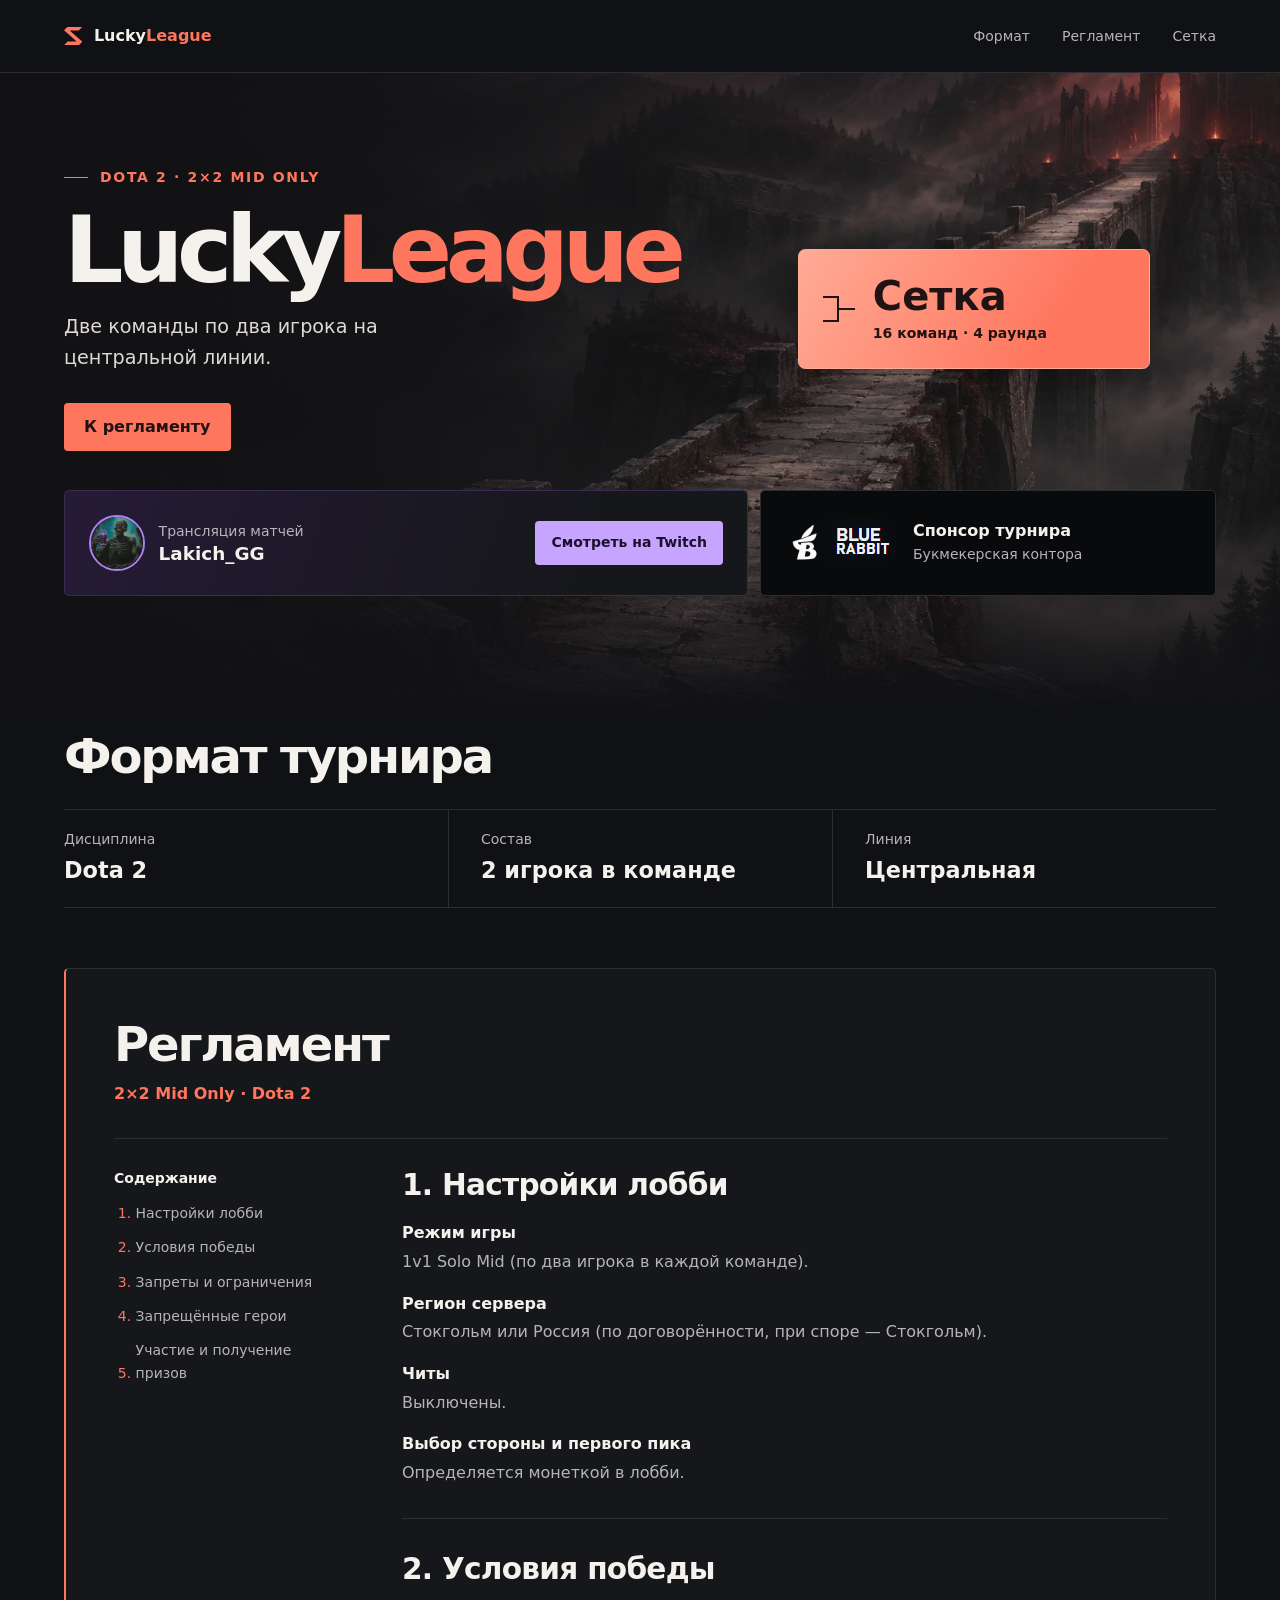
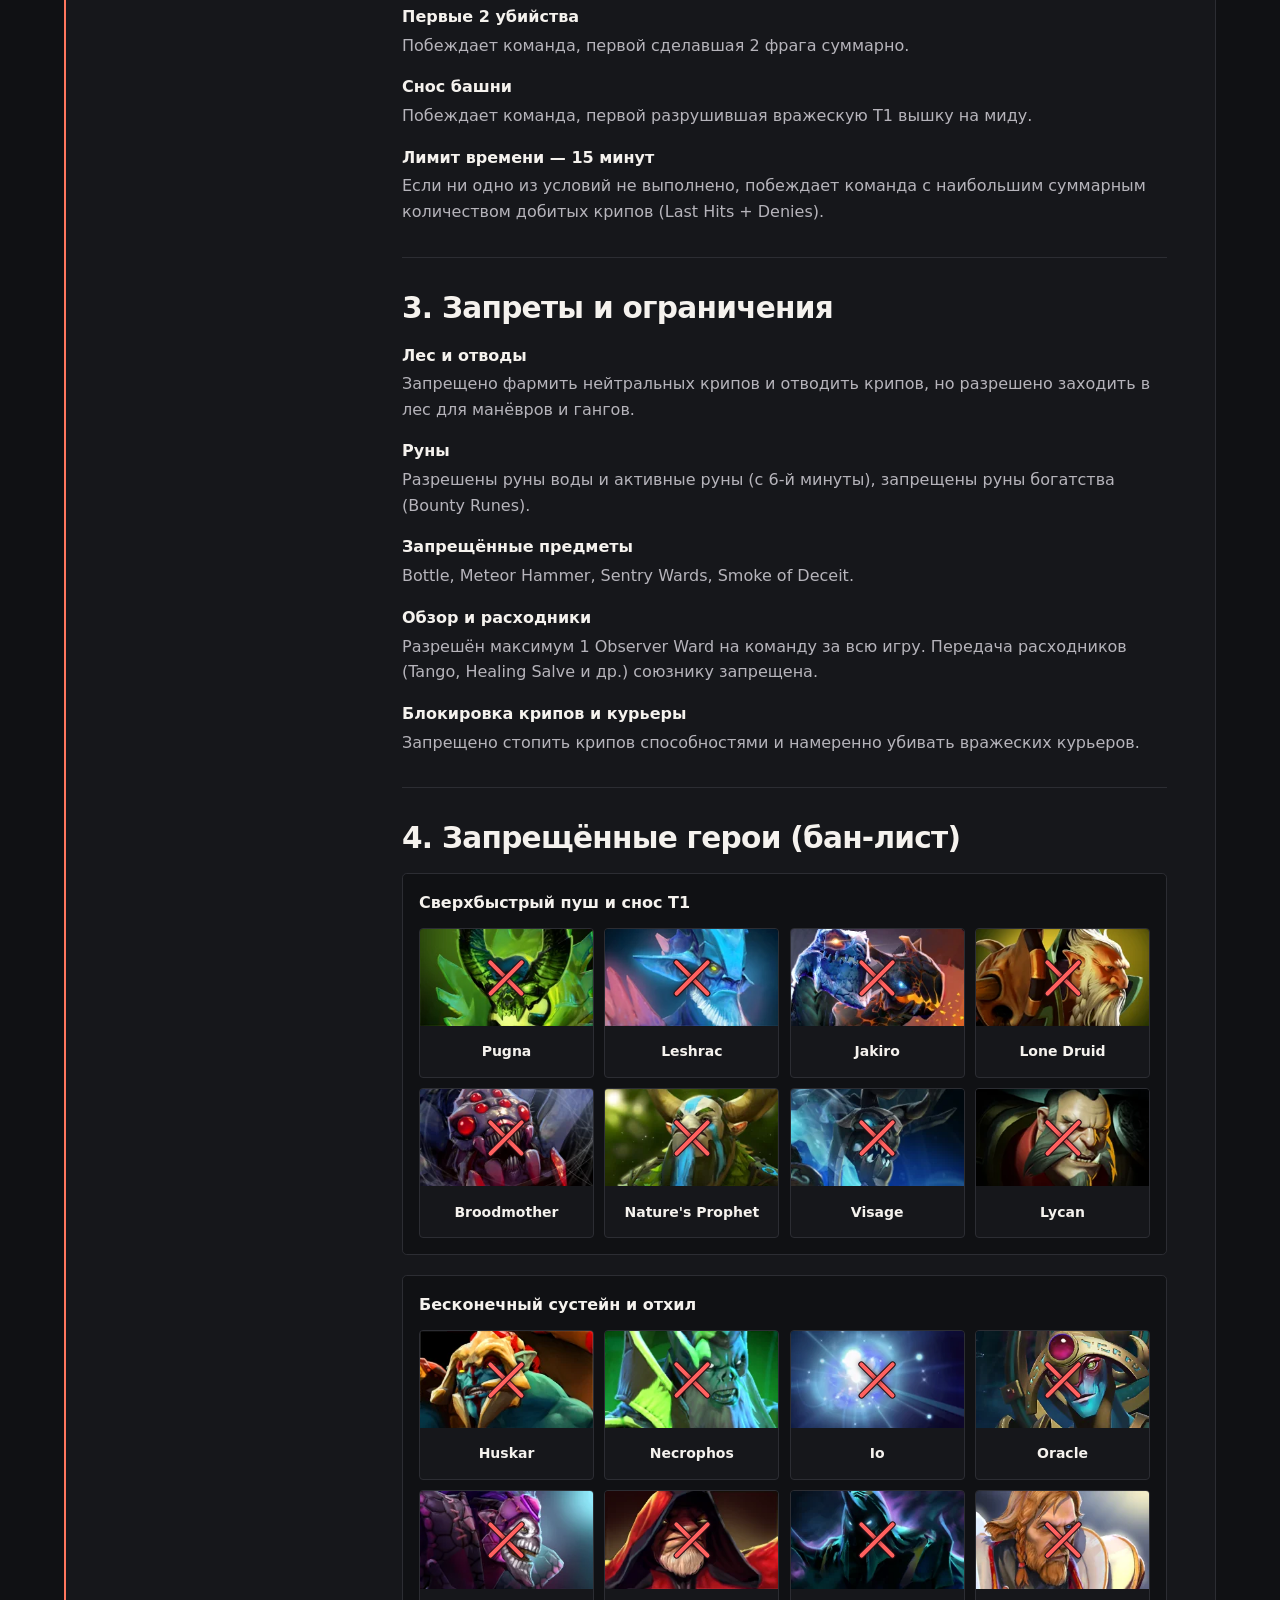
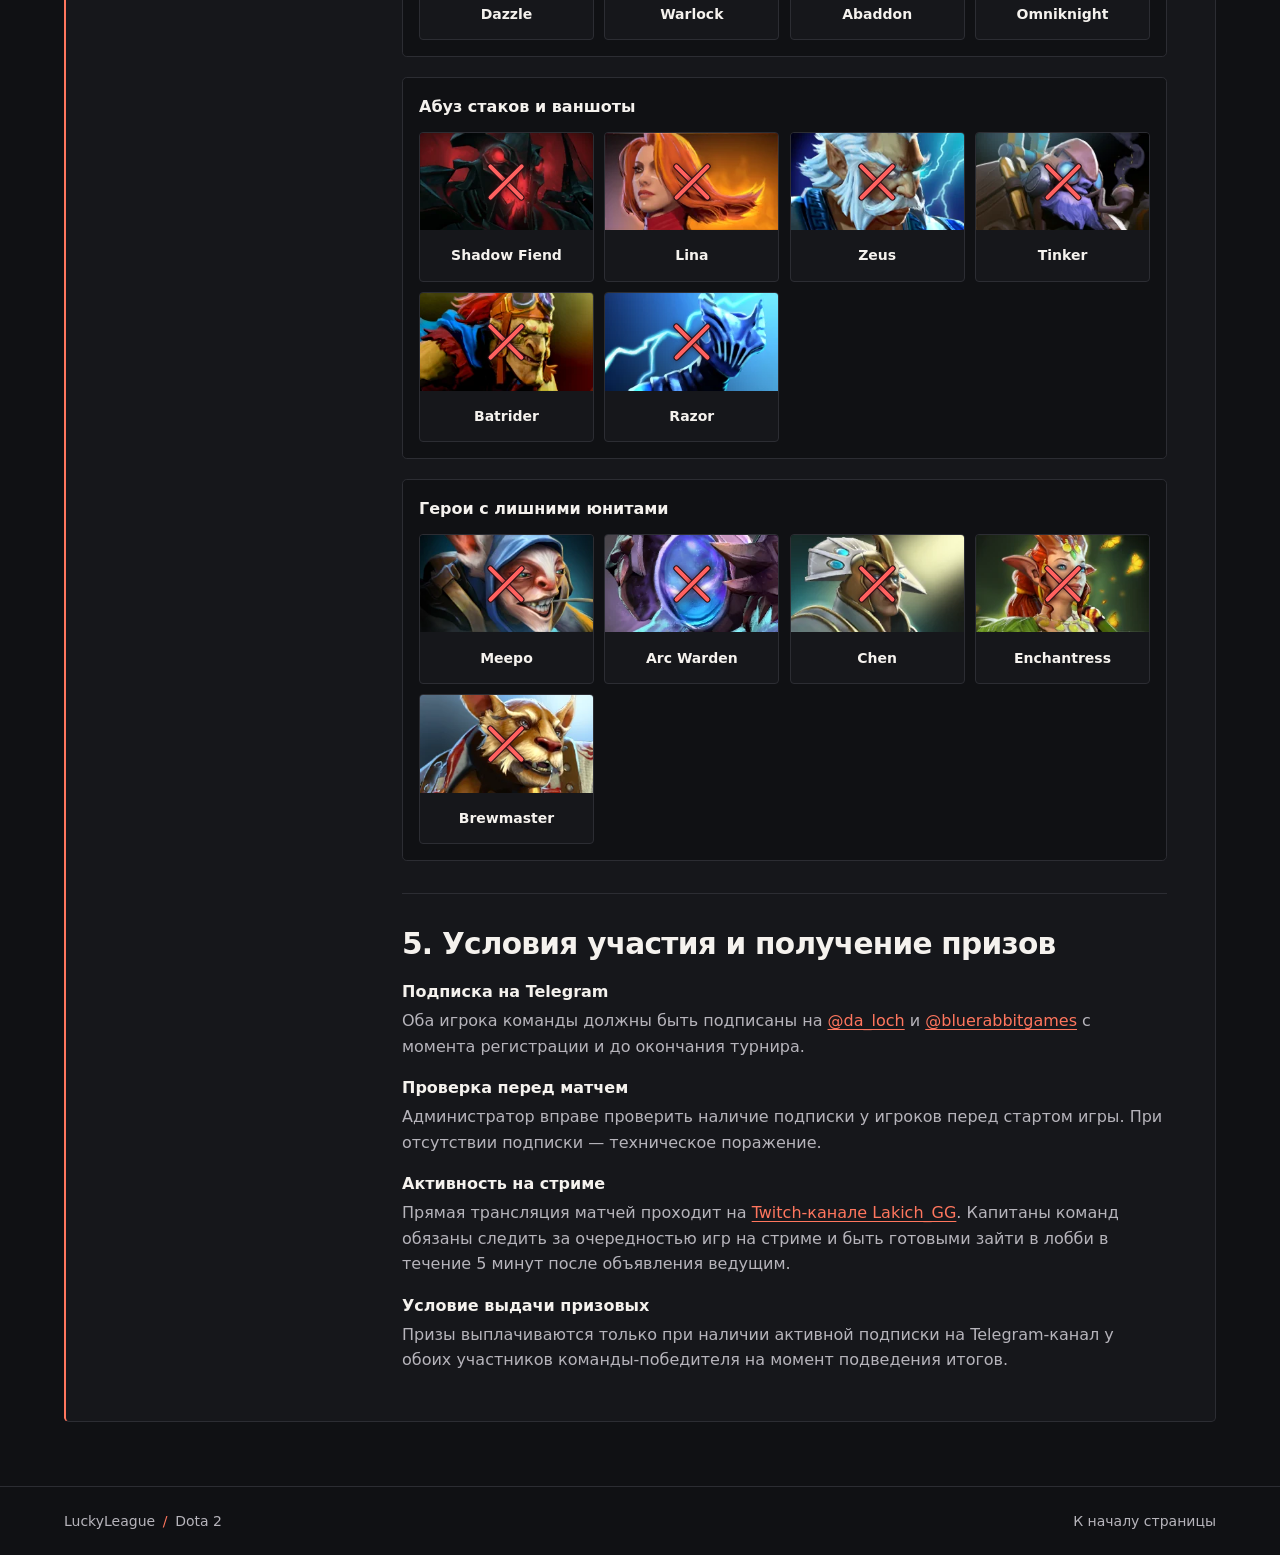
<file: index.html>
<!doctype html>
<html lang="ru">
<head>
  <meta charset="utf-8">
  <meta name="viewport" content="width=device-width, initial-scale=1">
  <meta name="description" content="LuckyLeague — турнир по Dota 2 в формате 2×2 Mid Only. Сетка, полный регламент и трансляция на Twitch-канале Lakich_GG.">
  <meta property="og:title" content="LuckyLeague — турнир Dota 2 2×2 Mid Only">
  <meta property="og:description" content="Турнирная сетка, регламент и трансляция LuckyLeague на Twitch-канале Lakich_GG.">
  <meta property="og:type" content="website">
  <meta name="theme-color" content="#101114">
  <title>LuckyLeague — турнир Dota 2 2×2 Mid Only</title>
  <link rel="icon" href="./assets/mark.png" type="image/png">
  <link rel="stylesheet" href="./styles.css?v=hero-partners">
</head>
<body id="top">
  <a class="skip-link" href="#content">К содержанию</a>
  <header class="header">
    <div class="container header-inner">
      <a class="wordmark" href="#top" aria-label="LuckyLeague, начало страницы">
        <span class="mark" aria-hidden="true"></span><span>Lucky<span class="accent">League</span></span>
      </a>
      <nav aria-label="Навигация по сайту">
        <a href="#format">Формат</a>
        <a href="#rules">Регламент</a>
        <a href="./bracket.html">Сетка</a>
      </nav>
    </div>
  </header>

  <main id="content" tabindex="-1">
    <section class="hero" aria-labelledby="hero-title">
      <div class="container hero-inner">
        <div class="hero-copy">
          <p class="eyebrow hero-label">Dota 2 · 2×2 Mid Only</p>
          <h1 id="hero-title">Lucky<span>League</span></h1>
          <p class="hero-description">Две команды по два игрока на центральной линии.</p>
          <a class="button" href="#rules">К регламенту</a>
        </div>
        <a class="hero-bracket" href="./bracket.html">
          <span class="hero-bracket-icon" aria-hidden="true"></span>
          <span><strong>Сетка</strong><small>16 команд · 4 раунда</small></span>
        </a>
        <div class="event-details">
          <section class="event-card broadcast-card" aria-labelledby="broadcast-title">
            <div class="stream-channel">
              <img class="stream-avatar" src="./assets/lakich-gg.webp" width="56" height="56" alt="">
              <div>
                <p>Трансляция матчей</p>
                <h2 id="broadcast-title">Lakich_GG</h2>
              </div>
            </div>
            <a class="stream-link" href="https://www.twitch.tv/Lakich_GG" target="_blank" rel="noopener">Смотреть на Twitch</a>
          </section>
          <a class="event-card sponsor-card" href="https://www.bluerabbit.games/" target="_blank" rel="noopener">
            <img class="sponsor-logo" src="./assets/bluerabbit.png" width="112" height="54" alt="BlueRabbit">
            <div>
              <h2>Спонсор турнира</h2>
              <p>Букмекерская контора</p>
            </div>
          </a>
        </div>
      </div>
    </section>

    <section class="format container" id="format" aria-labelledby="format-title">
      <h2 id="format-title">Формат турнира</h2>
      <dl class="facts">
        <div>
          <dt>Дисциплина</dt>
          <dd>Dota 2</dd>
        </div>
        <div>
          <dt>Состав</dt>
          <dd>2 игрока в команде</dd>
        </div>
        <div>
          <dt>Линия</dt>
          <dd>Центральная</dd>
        </div>
      </dl>
    </section>

    <section class="rules container" id="rules" aria-labelledby="rules-title">
      <div class="rules-panel">
        <h2 id="rules-title">Регламент</h2>
        <p class="rules-subtitle">2×2 Mid Only · Dota 2</p>

        <div class="rules-layout">
          <nav class="rules-nav" aria-labelledby="rules-nav-title">
            <p id="rules-nav-title">Содержание</p>
            <ol>
              <li><a href="#lobby">Настройки лобби</a></li>
              <li><a href="#victory">Условия победы</a></li>
              <li><a href="#restrictions">Запреты и ограничения</a></li>
              <li><a href="#banned-heroes">Запрещённые герои</a></li>
              <li><a href="#participation">Участие и получение призов</a></li>
            </ol>
          </nav>

          <div class="rules-content">
            <section class="rule-section" id="lobby" tabindex="-1" aria-labelledby="lobby-title">
              <h3 id="lobby-title">1. Настройки лобби</h3>
              <dl class="rule-list">
                <div>
                  <dt>Режим игры</dt>
                  <dd>1v1 Solo Mid (по два игрока в каждой команде).</dd>
                </div>
                <div>
                  <dt>Регион сервера</dt>
                  <dd>Стокгольм или Россия (по договорённости, при споре — Стокгольм).</dd>
                </div>
                <div>
                  <dt>Читы</dt>
                  <dd>Выключены.</dd>
                </div>
                <div>
                  <dt>Выбор стороны и первого пика</dt>
                  <dd>Определяется монеткой в лобби.</dd>
                </div>
              </dl>
            </section>

            <section class="rule-section" id="victory" tabindex="-1" aria-labelledby="victory-title">
              <h3 id="victory-title">2. Условия победы</h3>
              <dl class="rule-list">
                <div>
                  <dt>Первые 2 убийства</dt>
                  <dd>Побеждает команда, первой сделавшая 2 фрага суммарно.</dd>
                </div>
                <div>
                  <dt>Снос башни</dt>
                  <dd>Побеждает команда, первой разрушившая вражескую Т1 вышку на миду.</dd>
                </div>
                <div>
                  <dt>Лимит времени — 15 минут</dt>
                  <dd>Если ни одно из условий не выполнено, побеждает команда с наибольшим суммарным количеством добитых крипов (Last Hits + Denies).</dd>
                </div>
              </dl>
            </section>

            <section class="rule-section" id="restrictions" tabindex="-1" aria-labelledby="restrictions-title">
              <h3 id="restrictions-title">3. Запреты и ограничения</h3>
              <dl class="rule-list">
                <div>
                  <dt>Лес и отводы</dt>
                  <dd>Запрещено фармить нейтральных крипов и отводить крипов, но разрешено заходить в лес для манёвров и гангов.</dd>
                </div>
                <div>
                  <dt>Руны</dt>
                  <dd>Разрешены руны воды и активные руны (с 6-й минуты), запрещены руны богатства (Bounty Runes).</dd>
                </div>
                <div>
                  <dt>Запрещённые предметы</dt>
                  <dd>Bottle, Meteor Hammer, Sentry Wards, Smoke of Deceit.</dd>
                </div>
                <div>
                  <dt>Обзор и расходники</dt>
                  <dd>Разрешён максимум 1 Observer Ward на команду за всю игру. Передача расходников (Tango, Healing Salve и др.) союзнику запрещена.</dd>
                </div>
                <div>
                  <dt>Блокировка крипов и курьеры</dt>
                  <dd>Запрещено стопить крипов способностями и намеренно убивать вражеских курьеров.</dd>
                </div>
              </dl>
            </section>

            <section class="rule-section" id="banned-heroes" tabindex="-1" aria-labelledby="banned-heroes-title">
              <h3 id="banned-heroes-title">4. Запрещённые герои (бан-лист)</h3>
              <dl class="rule-list hero-bans">
                <div class="ban-group">
                  <dt>Сверхбыстрый пуш и снос Т1</dt>
                  <dd>
                    <ul class="ban-roster">
                      <li class="banned-hero">
                        <div class="hero-portrait">
                          <img src="./assets/heroes/pugna.webp" width="256" height="144" alt="" loading="lazy" decoding="async">
                          <span class="ban-mark" aria-hidden="true"></span>
                        </div>
                        <span class="hero-name">Pugna</span>
                      </li>
                      <li class="banned-hero">
                        <div class="hero-portrait">
                          <img src="./assets/heroes/leshrac.webp" width="256" height="144" alt="" loading="lazy" decoding="async">
                          <span class="ban-mark" aria-hidden="true"></span>
                        </div>
                        <span class="hero-name">Leshrac</span>
                      </li>
                      <li class="banned-hero">
                        <div class="hero-portrait">
                          <img src="./assets/heroes/jakiro.webp" width="256" height="144" alt="" loading="lazy" decoding="async">
                          <span class="ban-mark" aria-hidden="true"></span>
                        </div>
                        <span class="hero-name">Jakiro</span>
                      </li>
                      <li class="banned-hero">
                        <div class="hero-portrait">
                          <img src="./assets/heroes/lone_druid.webp" width="256" height="144" alt="" loading="lazy" decoding="async">
                          <span class="ban-mark" aria-hidden="true"></span>
                        </div>
                        <span class="hero-name">Lone Druid</span>
                      </li>
                      <li class="banned-hero">
                        <div class="hero-portrait">
                          <img src="./assets/heroes/broodmother.webp" width="256" height="144" alt="" loading="lazy" decoding="async">
                          <span class="ban-mark" aria-hidden="true"></span>
                        </div>
                        <span class="hero-name">Broodmother</span>
                      </li>
                      <li class="banned-hero">
                        <div class="hero-portrait">
                          <img src="./assets/heroes/furion.webp" width="256" height="144" alt="" loading="lazy" decoding="async">
                          <span class="ban-mark" aria-hidden="true"></span>
                        </div>
                        <span class="hero-name">Nature's Prophet</span>
                      </li>
                      <li class="banned-hero">
                        <div class="hero-portrait">
                          <img src="./assets/heroes/visage.webp" width="256" height="144" alt="" loading="lazy" decoding="async">
                          <span class="ban-mark" aria-hidden="true"></span>
                        </div>
                        <span class="hero-name">Visage</span>
                      </li>
                      <li class="banned-hero">
                        <div class="hero-portrait">
                          <img src="./assets/heroes/lycan.webp" width="256" height="144" alt="" loading="lazy" decoding="async">
                          <span class="ban-mark" aria-hidden="true"></span>
                        </div>
                        <span class="hero-name">Lycan</span>
                      </li>
                    </ul>
                  </dd>
                </div>
                <div class="ban-group">
                  <dt>Бесконечный сустейн и отхил</dt>
                  <dd>
                    <ul class="ban-roster">
                      <li class="banned-hero">
                        <div class="hero-portrait">
                          <img src="./assets/heroes/huskar.webp" width="256" height="144" alt="" loading="lazy" decoding="async">
                          <span class="ban-mark" aria-hidden="true"></span>
                        </div>
                        <span class="hero-name">Huskar</span>
                      </li>
                      <li class="banned-hero">
                        <div class="hero-portrait">
                          <img src="./assets/heroes/necrolyte.webp" width="256" height="144" alt="" loading="lazy" decoding="async">
                          <span class="ban-mark" aria-hidden="true"></span>
                        </div>
                        <span class="hero-name">Necrophos</span>
                      </li>
                      <li class="banned-hero">
                        <div class="hero-portrait">
                          <img src="./assets/heroes/wisp.webp" width="256" height="144" alt="" loading="lazy" decoding="async">
                          <span class="ban-mark" aria-hidden="true"></span>
                        </div>
                        <span class="hero-name">Io</span>
                      </li>
                      <li class="banned-hero">
                        <div class="hero-portrait">
                          <img src="./assets/heroes/oracle.webp" width="256" height="144" alt="" loading="lazy" decoding="async">
                          <span class="ban-mark" aria-hidden="true"></span>
                        </div>
                        <span class="hero-name">Oracle</span>
                      </li>
                      <li class="banned-hero">
                        <div class="hero-portrait">
                          <img src="./assets/heroes/dazzle.webp" width="256" height="144" alt="" loading="lazy" decoding="async">
                          <span class="ban-mark" aria-hidden="true"></span>
                        </div>
                        <span class="hero-name">Dazzle</span>
                      </li>
                      <li class="banned-hero">
                        <div class="hero-portrait">
                          <img src="./assets/heroes/warlock.webp" width="256" height="144" alt="" loading="lazy" decoding="async">
                          <span class="ban-mark" aria-hidden="true"></span>
                        </div>
                        <span class="hero-name">Warlock</span>
                      </li>
                      <li class="banned-hero">
                        <div class="hero-portrait">
                          <img src="./assets/heroes/abaddon.webp" width="256" height="144" alt="" loading="lazy" decoding="async">
                          <span class="ban-mark" aria-hidden="true"></span>
                        </div>
                        <span class="hero-name">Abaddon</span>
                      </li>
                      <li class="banned-hero">
                        <div class="hero-portrait">
                          <img src="./assets/heroes/omniknight.webp" width="256" height="144" alt="" loading="lazy" decoding="async">
                          <span class="ban-mark" aria-hidden="true"></span>
                        </div>
                        <span class="hero-name">Omniknight</span>
                      </li>
                    </ul>
                  </dd>
                </div>
                <div class="ban-group">
                  <dt>Абуз стаков и ваншоты</dt>
                  <dd>
                    <ul class="ban-roster">
                      <li class="banned-hero">
                        <div class="hero-portrait">
                          <img src="./assets/heroes/nevermore.webp" width="256" height="144" alt="" loading="lazy" decoding="async">
                          <span class="ban-mark" aria-hidden="true"></span>
                        </div>
                        <span class="hero-name">Shadow Fiend</span>
                      </li>
                      <li class="banned-hero">
                        <div class="hero-portrait">
                          <img src="./assets/heroes/lina.webp" width="256" height="144" alt="" loading="lazy" decoding="async">
                          <span class="ban-mark" aria-hidden="true"></span>
                        </div>
                        <span class="hero-name">Lina</span>
                      </li>
                      <li class="banned-hero">
                        <div class="hero-portrait">
                          <img src="./assets/heroes/zuus.webp" width="256" height="144" alt="" loading="lazy" decoding="async">
                          <span class="ban-mark" aria-hidden="true"></span>
                        </div>
                        <span class="hero-name">Zeus</span>
                      </li>
                      <li class="banned-hero">
                        <div class="hero-portrait">
                          <img src="./assets/heroes/tinker.webp" width="256" height="144" alt="" loading="lazy" decoding="async">
                          <span class="ban-mark" aria-hidden="true"></span>
                        </div>
                        <span class="hero-name">Tinker</span>
                      </li>
                      <li class="banned-hero">
                        <div class="hero-portrait">
                          <img src="./assets/heroes/batrider.webp" width="256" height="144" alt="" loading="lazy" decoding="async">
                          <span class="ban-mark" aria-hidden="true"></span>
                        </div>
                        <span class="hero-name">Batrider</span>
                      </li>
                      <li class="banned-hero">
                        <div class="hero-portrait">
                          <img src="./assets/heroes/razor.webp" width="256" height="144" alt="" loading="lazy" decoding="async">
                          <span class="ban-mark" aria-hidden="true"></span>
                        </div>
                        <span class="hero-name">Razor</span>
                      </li>
                    </ul>
                  </dd>
                </div>
                <div class="ban-group">
                  <dt>Герои с лишними юнитами</dt>
                  <dd>
                    <ul class="ban-roster">
                      <li class="banned-hero">
                        <div class="hero-portrait">
                          <img src="./assets/heroes/meepo.webp" width="256" height="144" alt="" loading="lazy" decoding="async">
                          <span class="ban-mark" aria-hidden="true"></span>
                        </div>
                        <span class="hero-name">Meepo</span>
                      </li>
                      <li class="banned-hero">
                        <div class="hero-portrait">
                          <img src="./assets/heroes/arc_warden.webp" width="256" height="144" alt="" loading="lazy" decoding="async">
                          <span class="ban-mark" aria-hidden="true"></span>
                        </div>
                        <span class="hero-name">Arc Warden</span>
                      </li>
                      <li class="banned-hero">
                        <div class="hero-portrait">
                          <img src="./assets/heroes/chen.webp" width="256" height="144" alt="" loading="lazy" decoding="async">
                          <span class="ban-mark" aria-hidden="true"></span>
                        </div>
                        <span class="hero-name">Chen</span>
                      </li>
                      <li class="banned-hero">
                        <div class="hero-portrait">
                          <img src="./assets/heroes/enchantress.webp" width="256" height="144" alt="" loading="lazy" decoding="async">
                          <span class="ban-mark" aria-hidden="true"></span>
                        </div>
                        <span class="hero-name">Enchantress</span>
                      </li>
                      <li class="banned-hero">
                        <div class="hero-portrait">
                          <img src="./assets/heroes/brewmaster.webp" width="256" height="144" alt="" loading="lazy" decoding="async">
                          <span class="ban-mark" aria-hidden="true"></span>
                        </div>
                        <span class="hero-name">Brewmaster</span>
                      </li>
                    </ul>
                  </dd>
                </div>
              </dl>
            </section>

            <section class="rule-section" id="participation" tabindex="-1" aria-labelledby="participation-title">
              <h3 id="participation-title">5. Условия участия и получение призов</h3>
              <dl class="rule-list">
                <div>
                  <dt>Подписка на Telegram</dt>
                  <dd>Оба игрока команды должны быть подписаны на <a href="https://t.me/da_loch">@da_loch</a> и <a href="https://t.me/bluerabbitgames">@bluerabbitgames</a> с момента регистрации и до окончания турнира.</dd>
                </div>
                <div>
                  <dt>Проверка перед матчем</dt>
                  <dd>Администратор вправе проверить наличие подписки у игроков перед стартом игры. При отсутствии подписки — техническое поражение.</dd>
                </div>
                <div>
                  <dt>Активность на стриме</dt>
                  <dd>Прямая трансляция матчей проходит на <a href="https://www.twitch.tv/Lakich_GG" target="_blank" rel="noopener">Twitch-канале Lakich_GG</a>. Капитаны команд обязаны следить за очередностью игр на стриме и быть готовыми зайти в лобби в течение 5 минут после объявления ведущим.</dd>
                </div>
                <div>
                  <dt>Условие выдачи призовых</dt>
                  <dd>Призы выплачиваются только при наличии активной подписки на Telegram-канал у обоих участников команды-победителя на момент подведения итогов.</dd>
                </div>
              </dl>
            </section>
          </div>
        </div>
      </div>
    </section>
  </main>

  <footer class="footer">
    <div class="container footer-inner">
      <span>LuckyLeague <span class="footer-divider">/</span> Dota 2</span>
      <a href="#top">К началу страницы</a>
    </div>
  </footer>
</body>
</html>
</file>
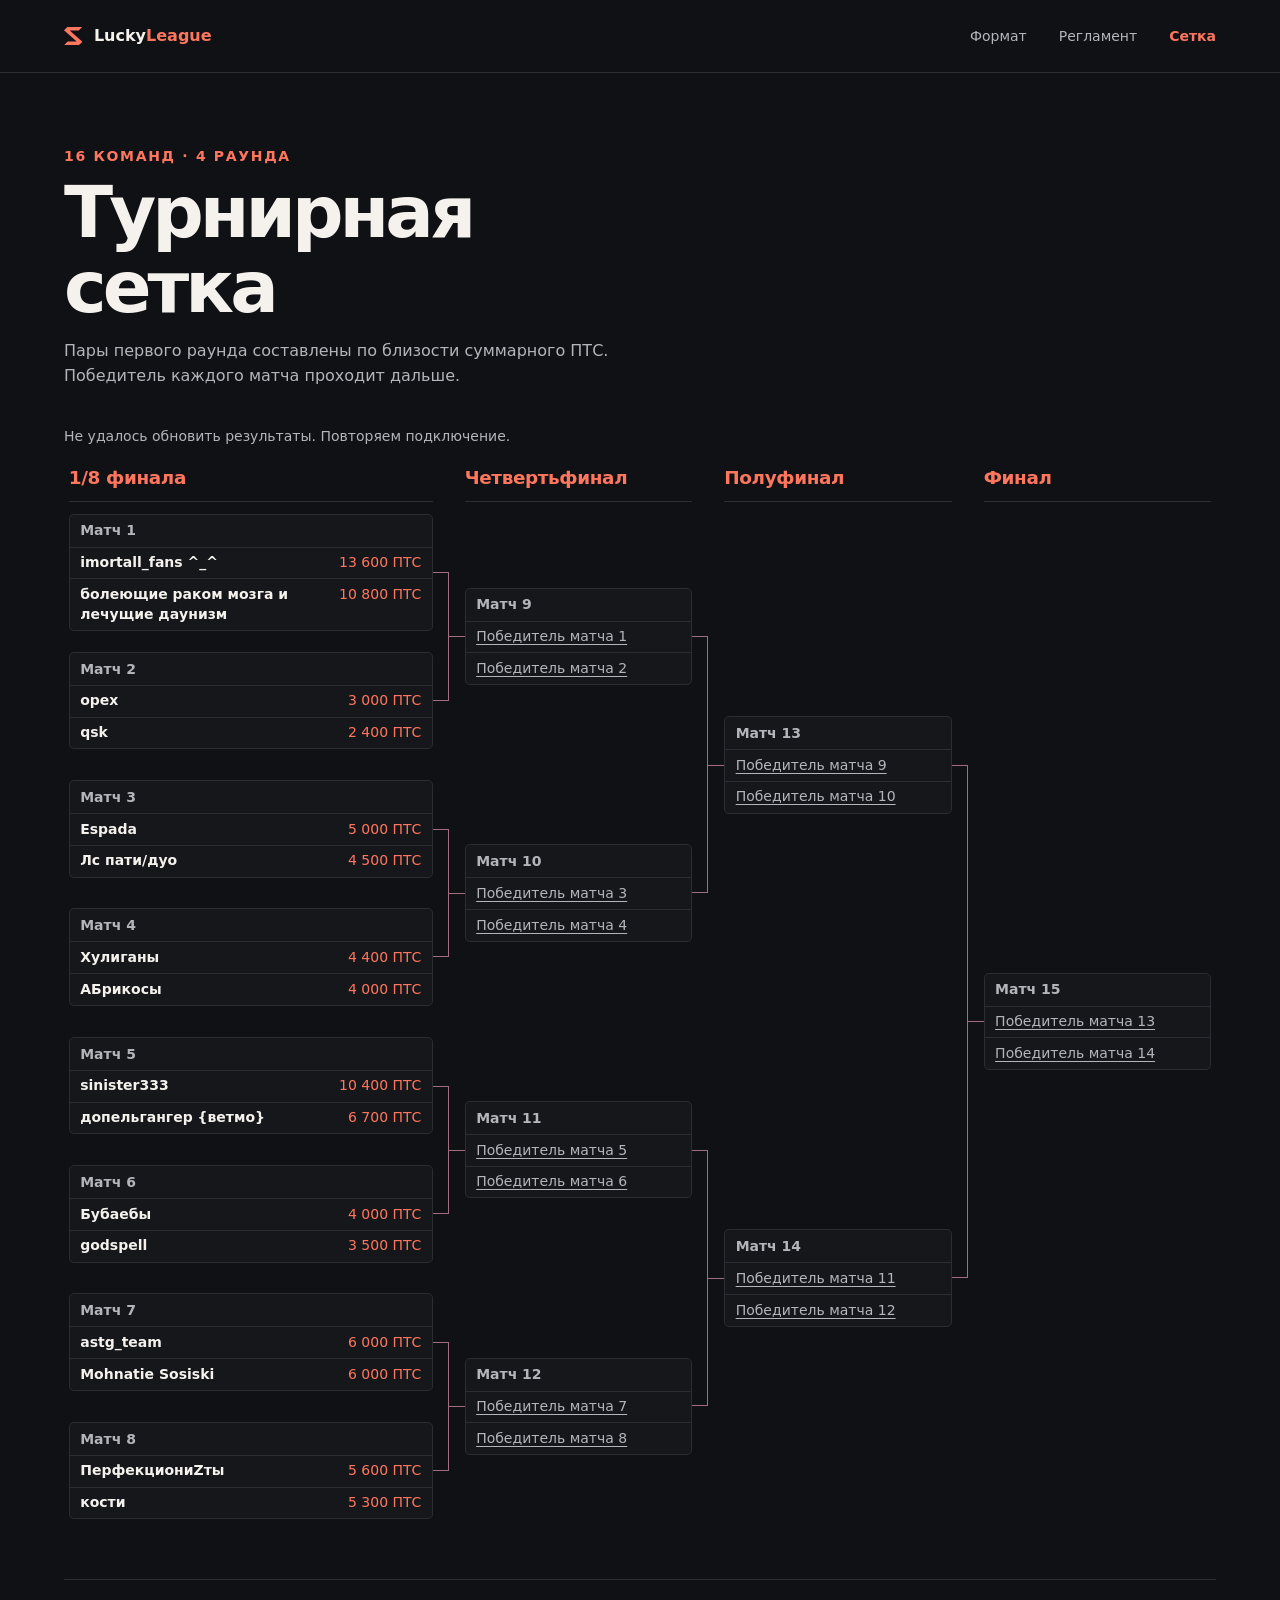
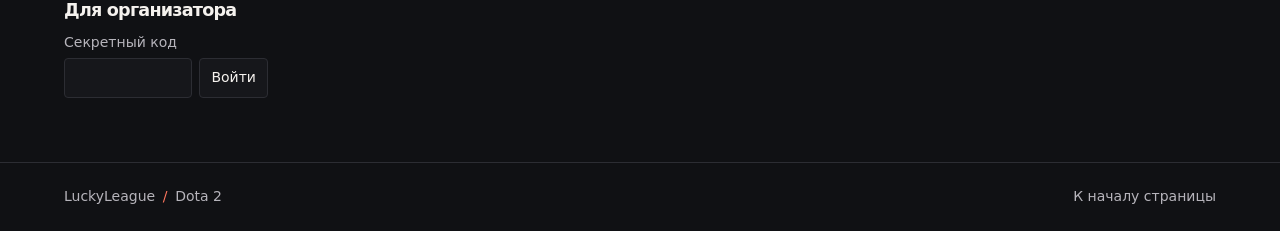
<file: bracket.html>
<!doctype html>
<html lang="ru">
<head>
  <meta charset="utf-8">
  <meta name="viewport" content="width=device-width, initial-scale=1">
  <meta name="description" content="Сетка LuckyLeague по Dota 2 — 16 команд, от 1/8 финала до финала.">
  <meta name="theme-color" content="#101114">
  <title>Турнирная сетка — LuckyLeague</title>
  <link rel="icon" href="./assets/mark.png" type="image/png">
  <link rel="stylesheet" href="./styles.css?v=match-reset">
  <script type="module" src="./bracket.js?v=match-reset"></script>
</head>
<body id="top">
  <a class="skip-link" href="#content">К содержанию</a>
  <header class="header">
    <div class="container header-inner">
      <a class="wordmark" href="./" aria-label="LuckyLeague, главная страница">
        <span class="mark" aria-hidden="true"></span><span>Lucky<span class="accent">League</span></span>
      </a>
      <nav aria-label="Навигация по сайту">
        <a href="./#format">Формат</a>
        <a href="./#rules">Регламент</a>
        <a href="./bracket.html" aria-current="page">Сетка</a>
      </nav>
    </div>
  </header>

  <main class="bracket" id="content" tabindex="-1">
    <div class="container">
      <div class="bracket-intro">
        <p class="eyebrow">16 команд · 4 раунда</p>
        <h1>Турнирная сетка</h1>
        <p>Пары первого раунда составлены по близости суммарного ПТС. Победитель каждого матча проходит дальше.</p>
      </div>

      <p class="bracket-notice" id="bracket-notice" role="status" hidden></p>

      <nav class="bracket-mobile-nav" aria-label="Перейти к раунду">
        <p>Листай сетку вправо или выбери раунд.</p>
        <div>
          <a href="#round-16-title">1/8 финала</a>
          <a href="#quarterfinals-title">1/4 финала</a>
          <a href="#semifinals-title">1/2 финала</a>
          <a href="#final-title">Финал</a>
        </div>
      </nav>

      <div class="bracket-board" role="region" aria-label="Схема матчей" tabindex="0">
        <div class="bracket-rounds">
          <section class="bracket-round" aria-labelledby="round-16-title">
            <h2 id="round-16-title" tabindex="-1">1/8 финала</h2>
            <ol class="round-matches round-matches-8" role="list">
              <li class="match-card" id="match-1" tabindex="-1">
                <div class="match-panel">
                  <h3>Матч 1</h3>
                  <ul class="match-teams" role="list">
                    <li>
                      <span class="team-name">imortall_fans ^_^</span>
                      <span class="team-points">13 600 ПТС</span>
                    </li>
                    <li>
                      <span class="team-name">болеющие раком мозга и лечущие даунизм</span>
                      <span class="team-points">10 800 ПТС</span>
                    </li>
                  </ul>
                </div>
              </li>
              <li class="match-card" id="match-2" tabindex="-1">
                <div class="match-panel">
                  <h3>Матч 2</h3>
                  <ul class="match-teams" role="list">
                    <li>
                      <span class="team-name">орех</span>
                      <span class="team-points">3 000 ПТС</span>
                    </li>
                    <li>
                      <span class="team-name">qsk</span>
                      <span class="team-points">2 400 ПТС</span>
                    </li>
                  </ul>
                </div>
              </li>
              <li class="match-card" id="match-3" tabindex="-1">
                <div class="match-panel">
                  <h3>Матч 3</h3>
                  <ul class="match-teams" role="list">
                    <li>
                      <span class="team-name">Espada</span>
                      <span class="team-points">5 000 ПТС</span>
                    </li>
                    <li>
                      <span class="team-name">Лс пати/дуо</span>
                      <span class="team-points">4 500 ПТС</span>
                    </li>
                  </ul>
                </div>
              </li>
              <li class="match-card" id="match-4" tabindex="-1">
                <div class="match-panel">
                  <h3>Матч 4</h3>
                  <ul class="match-teams" role="list">
                    <li>
                      <span class="team-name">Хулиганы</span>
                      <span class="team-points">4 400 ПТС</span>
                    </li>
                    <li>
                      <span class="team-name">АБрикосы</span>
                      <span class="team-points">4 000 ПТС</span>
                    </li>
                  </ul>
                </div>
              </li>
              <li class="match-card" id="match-5" tabindex="-1">
                <div class="match-panel">
                  <h3>Матч 5</h3>
                  <ul class="match-teams" role="list">
                    <li>
                      <span class="team-name">sinister333</span>
                      <span class="team-points">10 400 ПТС</span>
                    </li>
                    <li>
                      <span class="team-name">допельгангер {ветмо}</span>
                      <span class="team-points">6 700 ПТС</span>
                    </li>
                  </ul>
                </div>
              </li>
              <li class="match-card" id="match-6" tabindex="-1">
                <div class="match-panel">
                  <h3>Матч 6</h3>
                  <ul class="match-teams" role="list">
                    <li>
                      <span class="team-name">Бубаебы</span>
                      <span class="team-points">4 000 ПТС</span>
                    </li>
                    <li>
                      <span class="team-name">godspell</span>
                      <span class="team-points">3 500 ПТС</span>
                    </li>
                  </ul>
                </div>
              </li>
              <li class="match-card" id="match-7" tabindex="-1">
                <div class="match-panel">
                  <h3>Матч 7</h3>
                  <ul class="match-teams" role="list">
                    <li>
                      <span class="team-name">astg_team</span>
                      <span class="team-points">6 000 ПТС</span>
                    </li>
                    <li>
                      <span class="team-name">Mohnatie Sosiski</span>
                      <span class="team-points">6 000 ПТС</span>
                    </li>
                  </ul>
                </div>
              </li>
              <li class="match-card" id="match-8" tabindex="-1">
                <div class="match-panel">
                  <h3>Матч 8</h3>
                  <ul class="match-teams" role="list">
                    <li>
                      <span class="team-name">ПерфекциониZты</span>
                      <span class="team-points">5 600 ПТС</span>
                    </li>
                    <li>
                      <span class="team-name">кости</span>
                      <span class="team-points">5 300 ПТС</span>
                    </li>
                  </ul>
                </div>
              </li>
            </ol>
          </section>

          <section class="bracket-round" aria-labelledby="quarterfinals-title">
            <h2 id="quarterfinals-title" tabindex="-1">Четвертьфинал</h2>
            <ol class="round-matches round-matches-4" role="list">
              <li class="match-card" id="match-9" tabindex="-1">
                <div class="match-panel">
                  <h3>Матч 9</h3>
                  <ul class="match-teams" role="list">
                    <li><a href="#match-1">Победитель матча 1</a></li>
                    <li><a href="#match-2">Победитель матча 2</a></li>
                  </ul>
                </div>
              </li>
              <li class="match-card" id="match-10" tabindex="-1">
                <div class="match-panel">
                  <h3>Матч 10</h3>
                  <ul class="match-teams" role="list">
                    <li><a href="#match-3">Победитель матча 3</a></li>
                    <li><a href="#match-4">Победитель матча 4</a></li>
                  </ul>
                </div>
              </li>
              <li class="match-card" id="match-11" tabindex="-1">
                <div class="match-panel">
                  <h3>Матч 11</h3>
                  <ul class="match-teams" role="list">
                    <li><a href="#match-5">Победитель матча 5</a></li>
                    <li><a href="#match-6">Победитель матча 6</a></li>
                  </ul>
                </div>
              </li>
              <li class="match-card" id="match-12" tabindex="-1">
                <div class="match-panel">
                  <h3>Матч 12</h3>
                  <ul class="match-teams" role="list">
                    <li><a href="#match-7">Победитель матча 7</a></li>
                    <li><a href="#match-8">Победитель матча 8</a></li>
                  </ul>
                </div>
              </li>
            </ol>
          </section>

          <section class="bracket-round" aria-labelledby="semifinals-title">
            <h2 id="semifinals-title" tabindex="-1">Полуфинал</h2>
            <ol class="round-matches round-matches-2" role="list">
              <li class="match-card" id="match-13" tabindex="-1">
                <div class="match-panel">
                  <h3>Матч 13</h3>
                  <ul class="match-teams" role="list">
                    <li><a href="#match-9">Победитель матча 9</a></li>
                    <li><a href="#match-10">Победитель матча 10</a></li>
                  </ul>
                </div>
              </li>
              <li class="match-card" id="match-14" tabindex="-1">
                <div class="match-panel">
                  <h3>Матч 14</h3>
                  <ul class="match-teams" role="list">
                    <li><a href="#match-11">Победитель матча 11</a></li>
                    <li><a href="#match-12">Победитель матча 12</a></li>
                  </ul>
                </div>
              </li>
            </ol>
          </section>

          <section class="bracket-round" aria-labelledby="final-title">
            <h2 id="final-title" tabindex="-1">Финал</h2>
            <ol class="round-matches round-matches-1" role="list">
              <li class="match-card" id="match-15" tabindex="-1">
                <div class="match-panel">
                  <h3>Матч 15</h3>
                  <ul class="match-teams" role="list">
                    <li><a href="#match-13">Победитель матча 13</a></li>
                    <li><a href="#match-14">Победитель матча 14</a></li>
                  </ul>
                </div>
              </li>
            </ol>
          </section>
        </div>
      </div>
      <section class="bracket-admin" aria-labelledby="bracket-admin-title">
        <h2 id="bracket-admin-title">Для организатора</h2>
        <form id="bracket-login" method="post">
          <label for="bracket-code">Секретный код</label>
          <div class="bracket-login-fields">
            <input id="bracket-code" type="password" inputmode="numeric" autocomplete="off" pattern="[0-9]{5}" maxlength="5" required>
            <button type="submit" disabled>Войти</button>
          </div>
        </form>
        <button type="button" id="bracket-logout" hidden>Выйти</button>
        <p id="bracket-login-status" role="status"></p>
      </section>
    </div>
  </main>

  <footer class="footer">
    <div class="container footer-inner">
      <span>LuckyLeague <span class="footer-divider">/</span> Dota 2</span>
      <a href="#top">К началу страницы</a>
    </div>
  </footer>
</body>
</html>
</file>
<file: styles.css>
:root {
  color-scheme: dark;
  --surface: #101114;
  --panel: #16171b;
  --line: #2c2d33;
  --ink: #f5f2ee;
  --muted: #b6b4bb;
  --accent: #ff765e;
  --gutter: clamp(1.25rem, 5vw, 4.5rem);
}

*, *::before, *::after { box-sizing: border-box; }
html { scroll-behavior: smooth; }
body {
  margin: 0;
  background: var(--surface);
  color: var(--ink);
  font: 1rem/1.6 system-ui, sans-serif;
  -webkit-font-smoothing: antialiased;
}
a { color: inherit; text-decoration: none; }
a:focus-visible { outline: 2px solid var(--accent); outline-offset: 5px; }
h1, h2, p, dl, dd { margin: 0; }
.container { width: min(100% - var(--gutter) * 2, 73rem); margin-inline: auto; }
.accent { color: var(--accent); }
.skip-link {
  position: fixed;
  z-index: 1;
  top: 0.75rem;
  left: 0.75rem;
  padding: 0.65rem 1rem;
  background: var(--surface);
  transform: translateY(-160%);
}
.skip-link:focus { transform: none; }

.header { background: #101114; border-bottom: 1px solid var(--line); }
.header-inner, .footer-inner { display: flex; align-items: center; justify-content: space-between; gap: 1rem; }
.header-inner { min-height: 4.5rem; }
.wordmark { display: flex; align-items: center; gap: 0.32rem; font-weight: 750; white-space: nowrap; }
.mark {
  display: inline-block;
  width: 1.15rem;
  height: 1.15rem;
  margin-right: 0.4rem;
  background: var(--accent);
  clip-path: polygon(20% 0, 100% 0, 80% 20%, 31% 20%, 100% 81%, 80% 100%, 0 100%, 20% 80%, 69% 80%, 0 19%);
}
nav { display: flex; gap: clamp(0.9rem, 3vw, 2rem); }
nav a, .footer a { color: var(--muted); font-size: 0.875rem; padding-block: 0.5rem; }
nav a:hover, .footer a:hover { color: var(--ink); }
.header nav [aria-current="page"] { color: var(--accent); font-weight: 750; }

.hero {
  background-color: #1d171a;
  background-image:
    linear-gradient(90deg, #121215 4%, #121215de 28%, #12121530 73%),
    linear-gradient(0deg, #101114 0%, transparent 28%),
    url('./assets/mid-ravine.webp');
  background-position: center, center, center 56%;
  background-size: cover;
}
.hero-inner {
  display: grid;
  grid-template-columns: minmax(0, 1.25fr) minmax(0, 1fr);
  justify-items: start;
  align-items: center;
  align-content: center;
  gap: clamp(1.5rem, 3vw, 2.5rem) clamp(1.5rem, 5vw, 4rem);
  min-height: clamp(31rem, 54vw, 40rem);
  padding-block: 4rem 5.5rem;
}
.eyebrow { font-size: 0.875rem; font-weight: 700; letter-spacing: 0.12em; text-transform: uppercase; }
.hero-label { display: flex; align-items: center; gap: 0.75rem; color: var(--accent); }
.hero-label::before { content: ''; width: 1.5rem; height: 1px; background: currentColor; }
.hero h1 {
  font-size: clamp(2.6rem, 7.3vw, 7.25rem);
  line-height: 1;
  font-weight: 850;
  letter-spacing: -0.07em;
  margin: 0.15em 0 0.17em;
}
.hero h1 span { color: var(--accent); white-space: nowrap; }
.hero-description { max-width: 24rem; color: #ded8d9; font-size: clamp(1.02rem, 1.7vw, 1.2rem); }
.button {
  display: inline-flex;
  align-items: center;
  min-height: 3rem;
  margin-top: 1.85rem;
  padding-inline: 1.25rem;
  border-radius: 0.25rem;
  font-weight: 750;
  color: #201313;
  background: var(--accent);
  transition: background-color 160ms ease;
}
.button:hover { background: #ffa08d; }
.hero-bracket {
  display: flex;
  align-items: center;
  justify-self: center;
  gap: 1.1rem;
  width: min(100%, 22rem);
  min-height: 6rem;
  padding: clamp(1rem, 2.5vw, 1.5rem);
  border: 1px solid #ffab96;
  border-radius: 0.45rem;
  background: linear-gradient(120deg, #ffab96, var(--accent) 72%);
  box-shadow: 0 0.65rem 2rem #100b0b80;
  color: #201313;
}
.hero-bracket:hover { background: #ffb09d; }
.hero-bracket strong, .hero-bracket small { display: block; }
.hero-bracket strong { font-size: clamp(1.65rem, 3.2vw, 2.5rem); line-height: 1.1; }
.hero-bracket small { margin-top: 0.25rem; font-size: 0.875rem; font-weight: 650; }
.hero-bracket-icon {
  display: grid;
  flex: none;
  width: 2rem;
  height: 1.6rem;
  grid-template-columns: 1fr 1fr;
  align-items: center;
}
.hero-bracket-icon::before, .hero-bracket-icon::after { content: ''; }
.hero-bracket-icon::before { height: 100%; border: 2px solid currentColor; border-left: 0; }
.hero-bracket-icon::after { border-top: 2px solid currentColor; }

h2 { font-size: clamp(1.85rem, 4vw, 3rem); line-height: 1.16; font-weight: 760; letter-spacing: -0.045em; }
.format, .rules { scroll-margin-top: 1.5rem; }
.format { padding-block: 1rem 3.75rem; }
.facts {
  display: grid;
  grid-template-columns: repeat(3, minmax(0, 1fr));
  margin-top: 1.5rem;
  border-block: 1px solid var(--line);
}
.facts > div { padding: 1.15rem clamp(0.75rem, 2.5vw, 2rem); }
.facts > div:first-child { padding-left: 0; }
.facts > div + div { border-left: 1px solid var(--line); }
.facts dt { font-size: 0.875rem; color: var(--muted); }
.facts dd { margin-top: 0.15rem; font-size: clamp(1rem, 2.1vw, 1.4rem); font-weight: 680; }

.event-details {
  grid-column: 1 / -1;
  justify-self: stretch;
  display: grid;
  grid-template-columns: minmax(0, 3fr) minmax(0, 2fr);
  gap: 0.75rem;
}
.event-card {
  display: flex;
  align-items: center;
  justify-content: space-between;
  flex-wrap: wrap;
  gap: 0.75rem 1rem;
  padding: clamp(1rem, 2.5vw, 1.5rem);
  border: 1px solid var(--line);
  border-radius: 0.3rem;
  background: var(--panel);
}
.event-card h2 { font-size: 1rem; line-height: 1.4; letter-spacing: 0; }
.event-card p { color: var(--muted); font-size: 0.875rem; }
.broadcast-card {
  border-color: #3a2c50;
  background: linear-gradient(110deg, #251b36, var(--panel) 76%);
}
.stream-channel { display: flex; align-items: center; gap: 0.85rem; }
.stream-avatar {
  display: block;
  flex: none;
  border: 2px solid #ae82f2;
  border-radius: 50%;
  object-fit: cover;
}
.stream-channel h2 { font-size: 1.15rem; line-height: 1.25; }
.stream-link {
  display: inline-flex;
  align-items: center;
  min-height: 2.75rem;
  padding: 0.5rem 1rem;
  border-radius: 0.25rem;
  color: #1c102c;
  background: #c5a5ff;
  font-size: 0.875rem;
  font-weight: 750;
}
.stream-link:hover { background: #d7beff; }
.stream-link:focus-visible { outline-color: #c5a5ff; }
.sponsor-card { justify-content: flex-start; background: #090a0c; }
.sponsor-card:hover { border-color: var(--accent); }
.sponsor-logo { display: block; flex: none; }

.rules { padding-bottom: 4rem; }
.rules-panel {
  padding: clamp(1.4rem, 5vw, 3rem);
  border: 1px solid var(--line);
  border-left: 2px solid var(--accent);
  border-radius: 0.3rem;
  background: var(--panel);
}
.rules-subtitle { margin-top: 0.5rem; color: var(--accent); font-weight: 650; }
.rules-layout {
  display: grid;
  grid-template-columns: minmax(0, 14rem) minmax(0, 1fr);
  align-items: start;
  gap: clamp(1.5rem, 5vw, 4rem);
  margin-top: 2rem;
  padding-top: 1.75rem;
  border-top: 1px solid var(--line);
}
.rules-nav { position: sticky; top: 1.5rem; display: block; }
.rules-nav p { color: var(--ink); font-size: 0.875rem; font-weight: 700; }
.rules-nav ol { display: grid; gap: 0.25rem; margin: 0.5rem 0 0; padding-inline-start: 1.35rem; }
.rules-nav li::marker { color: var(--accent); font-size: 0.875rem; }
.rules-nav a { display: inline-block; padding-block: 0.25rem; }
.rules-nav a:hover { text-decoration: underline; text-underline-offset: 0.2em; }
.rule-section { scroll-margin-top: 1.5rem; }
.rule-section + .rule-section { margin-top: 2rem; padding-top: 2rem; border-top: 1px solid var(--line); }
.rule-section h3 { margin: 0 0 1rem; font-size: clamp(1.3rem, 2.6vw, 1.85rem); line-height: 1.25; letter-spacing: -0.025em; }
.rule-list { display: grid; gap: 1rem; }
.rule-list dt { font-weight: 700; }
.rule-list dd { margin-top: 0.2rem; color: var(--muted); }
.rule-list a { color: var(--accent); text-decoration: underline; text-underline-offset: 0.2em; overflow-wrap: anywhere; }
.rule-list a:hover { color: var(--ink); }
#banned-heroes:focus { outline: none; }
#banned-heroes:focus-visible h3 { color: var(--accent); }
.hero-bans { gap: 1.25rem; }
.ban-group {
  padding: clamp(0.75rem, 2.5vw, 1rem);
  border: 1px solid var(--line);
  border-radius: 0.3rem;
  background: var(--surface);
}
.ban-group dd { margin-top: 0.75rem; }
.ban-roster {
  display: grid;
  grid-template-columns: repeat(auto-fill, minmax(min(100%, 9.5rem), 1fr));
  gap: 0.65rem;
  margin: 0;
  padding: 0;
  list-style: none;
}
.banned-hero {
  display: grid;
  grid-template-rows: auto 1fr;
  min-width: 0;
  overflow: hidden;
  border: 1px solid var(--line);
  border-radius: 0.25rem;
  background: var(--panel);
}
.hero-portrait { position: relative; }
.hero-portrait img { display: block; width: 100%; height: auto; aspect-ratio: 16 / 9; }
.ban-mark {
  position: absolute;
  inset: 0;
  display: grid;
  place-items: center;
}
.ban-mark::before, .ban-mark::after {
  content: '';
  grid-area: 1 / 1;
  width: min(45%, 3rem);
  height: 0.23rem;
  border-radius: 1rem;
  background: #ff615f;
  box-shadow: 0 0 0 1px #2b0d12, 0 0 0.4rem #2b0d12;
}
.ban-mark::before { transform: rotate(45deg); }
.ban-mark::after { transform: rotate(-45deg); }
.hero-name {
  display: grid;
  place-items: center;
  min-block-size: calc(2lh + 0.9rem);
  padding: 0.45rem 0.5rem;
  color: var(--ink);
  font-size: 0.875rem;
  font-weight: 650;
  line-height: 1.3;
  text-align: center;
  overflow-wrap: anywhere;
}
.footer { border-top: 1px solid var(--line); color: var(--muted); font-size: 0.875rem; }
.footer-inner { min-height: 4.25rem; }
.footer-divider { margin-inline: 0.2rem; color: var(--accent); }

.bracket { padding-block: clamp(2.5rem, 6vw, 4.5rem) 4rem; }
.bracket-intro { max-width: 40rem; margin-bottom: clamp(1.5rem, 3vw, 2.25rem); }
.bracket-intro .eyebrow { color: var(--accent); }
.bracket-intro h1 {
  margin-block: 0.45rem 0.75rem;
  font-size: clamp(2.5rem, 6vw, 4.5rem);
  line-height: 1.05;
  letter-spacing: -0.055em;
}
.bracket-intro h1 + p { color: var(--muted); }
.bracket-mobile-nav { display: block; margin-bottom: 0.9rem; }
.bracket-mobile-nav p { color: var(--muted); font-size: 0.875rem; }
.bracket-mobile-nav div { display: flex; flex-wrap: wrap; gap: 0.4rem; margin-top: 0.5rem; }
.bracket-mobile-nav a { padding: 0.35rem 0.55rem; border: 1px solid var(--line); border-radius: 0.25rem; }
.bracket-mobile-nav a:hover { border-color: var(--accent); }
.bracket-board { overflow-x: auto; scrollbar-color: var(--accent) var(--panel); }
.bracket-board:focus-visible { outline: 2px solid var(--accent); outline-offset: 3px; }
.bracket-rounds {
  --round-gap: 2rem;
  --branch-width: calc(var(--round-gap) / 2);
  --bracket-line: #a26d7f;
  display: grid;
  grid-template-columns: minmax(0, 1.6fr) repeat(3, minmax(0, 1fr));
  gap: var(--round-gap);
  min-width: 55rem;
  padding: 0.25rem 0.3rem 0.75rem;
}
.bracket-round {
  display: grid;
  grid-template-rows: auto 1fr;
  min-width: 0;
}
.bracket-round h2 {
  margin-bottom: 0.4rem;
  padding-bottom: 0.75rem;
  border-bottom: 1px solid var(--line);
  color: var(--accent);
  font-size: 1.15rem;
  letter-spacing: -0.02em;
}
.bracket-round h2:focus { outline: none; }
.bracket-round h2:target { border-bottom-color: var(--accent); }
.round-matches, .match-teams { margin: 0; padding: 0; list-style: none; }
.round-matches { display: grid; }
.round-matches-8 { grid-template-rows: repeat(8, 1fr); }
.round-matches-4 { grid-template-rows: repeat(4, 1fr); }
.round-matches-2 { grid-template-rows: repeat(2, 1fr); }
.round-matches-1 { grid-template-rows: 1fr; }
.match-card {
  position: relative;
  display: grid;
  align-content: center;
  min-width: 0;
  padding-block: 0.35rem;
  scroll-margin-top: 1rem;
}
.match-card:focus { outline: none; }
.match-panel {
  border: 1px solid var(--line);
  border-radius: 0.3rem;
  background: var(--panel);
}
.match-card:focus .match-panel, .match-card:target .match-panel { border-color: var(--accent); }
.bracket-round:not(:last-child) .match-card::after {
  content: '';
  position: absolute;
  left: 100%;
  width: var(--branch-width);
  height: 50%;
  border-right: 1px solid var(--bracket-line);
  pointer-events: none;
}
.bracket-round:not(:last-child) .match-card:nth-child(odd)::after {
  top: 50%;
  border-top: 1px solid var(--bracket-line);
}
.bracket-round:not(:last-child) .match-card:nth-child(even)::after {
  bottom: 50%;
  border-bottom: 1px solid var(--bracket-line);
}
.bracket-round:not(:first-child) .match-card::before {
  content: '';
  position: absolute;
  top: 50%;
  right: 100%;
  width: calc(var(--branch-width) + 1px);
  border-top: 1px solid var(--bracket-line);
  pointer-events: none;
}
.match-card h3 {
  display: flex;
  align-items: center;
  justify-content: space-between;
  gap: 0.4rem;
  margin: 0;
  padding: 0.3rem 0.65rem;
  border-bottom: 1px solid var(--line);
  color: var(--muted);
  font-size: 0.875rem;
  font-weight: 650;
}
.match-reset {
  padding: 0.15rem 0.3rem;
  border: 0;
  border-radius: 0.2rem;
  background: transparent;
  color: var(--accent);
  font: inherit;
  font-weight: 600;
  cursor: pointer;
}
.match-reset:hover { background: #ffffff10; }
.match-reset:focus-visible { outline: 2px solid var(--accent); outline-offset: 1px; }
.match-reset[aria-disabled="true"] { cursor: wait; }
.match-teams li {
  display: flex;
  align-items: baseline;
  justify-content: space-between;
  gap: 0.5rem;
  padding: 0.35rem 0.65rem;
  font-size: 0.875rem;
  line-height: 1.4;
}
.match-teams li + li { border-top: 1px solid var(--line); }
.team-name { font-weight: 650; overflow-wrap: anywhere; }
.team-points { flex: none; color: var(--accent); font-variant-numeric: tabular-nums; white-space: nowrap; }
.match-teams a { color: var(--muted); text-decoration: underline; text-underline-offset: 0.2em; }
.match-teams a:hover { color: var(--ink); }
.match-teams li.is-winner { background: #253129; }
.match-teams li.is-winner .team-name { color: #b6efc1; }
.match-teams li.is-winner .team-name::before { content: '✓ '; }
.match-teams li.has-team-button { display: block; padding: 0; }
.team-select {
  display: flex;
  align-items: baseline;
  justify-content: space-between;
  gap: 0.5rem;
  width: 100%;
  padding: 0.35rem 0.65rem;
  border: 0;
  background: transparent;
  color: inherit;
  font: inherit;
  text-align: left;
  cursor: pointer;
}
.team-select:hover { background: #ffffff10; }
.team-select:focus-visible { outline: 2px solid var(--accent); outline-offset: -2px; }
.team-select[aria-disabled="true"] { cursor: wait; }
.bracket-notice { margin-bottom: 1rem; color: var(--muted); font-size: 0.875rem; }
.bracket-admin { margin-top: 2rem; padding-top: 1.25rem; border-top: 1px solid var(--line); }
.bracket-admin h2 { margin-bottom: 0.65rem; font-size: 1.1rem; }
.bracket-admin label { display: block; margin-bottom: 0.3rem; color: var(--muted); font-size: 0.875rem; }
.bracket-login-fields { display: flex; flex-wrap: wrap; gap: 0.45rem; }
.bracket-admin input, .bracket-admin button {
  min-height: 2.5rem;
  padding: 0.35rem 0.7rem;
  border: 1px solid var(--line);
  border-radius: 0.25rem;
  background: var(--panel);
  color: var(--ink);
  font: inherit;
  font-size: 0.875rem;
}
.bracket-admin input { width: 8rem; }
.bracket-admin button { cursor: pointer; }
.bracket-admin button:disabled { opacity: 0.55; cursor: default; }
.bracket-admin p { margin-top: 0.6rem; color: var(--muted); font-size: 0.875rem; }
.bracket-admin p:empty { display: none; }

@media (min-width: 65rem) { .bracket-mobile-nav { display: none; } }

@media (max-width: 50rem) {
  .hero-inner { grid-template-columns: 1fr; }
  .hero-bracket { justify-self: start; }
  .event-details { grid-template-columns: 1fr; }
  .rules-layout { grid-template-columns: 1fr; }
  .rules-nav { position: static; padding-bottom: 1.25rem; border-bottom: 1px solid var(--line); }
}

@media (max-width: 36rem) {
  .header-inner { min-height: 3.75rem; gap: 0.65rem; }
  .header nav { gap: 0.65rem; }
  .hero {
    background-image:
      linear-gradient(90deg, #121215eb 0%, #12121542 100%),
      linear-gradient(0deg, #101114 0%, transparent 34%),
      url('./assets/mid-ravine.webp');
    background-position: center, center, 61% center;
  }
  .hero-inner { min-height: 30rem; padding-block: 3rem 4rem; }
  .format { padding-block: 0.5rem 2.5rem; }
  .facts { grid-template-columns: 1fr; }
  .facts > div { display: grid; grid-template-columns: 0.8fr 1.2fr; align-items: baseline; gap: 0.5rem; padding: 0.85rem 0; }
  .facts > div + div { border-left: 0; border-top: 1px solid var(--line); }
  .facts dd { margin-top: 0; }
  .rules { padding-bottom: 2.75rem; }
  .ban-roster { grid-template-columns: repeat(2, minmax(0, 1fr)); }
}

@media (max-width: 26rem) {
  .wordmark { font-size: 0.875rem; }
  .wordmark .mark { width: 0.9rem; height: 0.9rem; margin-right: 0; }
  .stream-link { width: 100%; justify-content: center; }
}

@media (prefers-reduced-motion: reduce) {
  html { scroll-behavior: auto; }
  .button { transition: none; }
}
</file>
